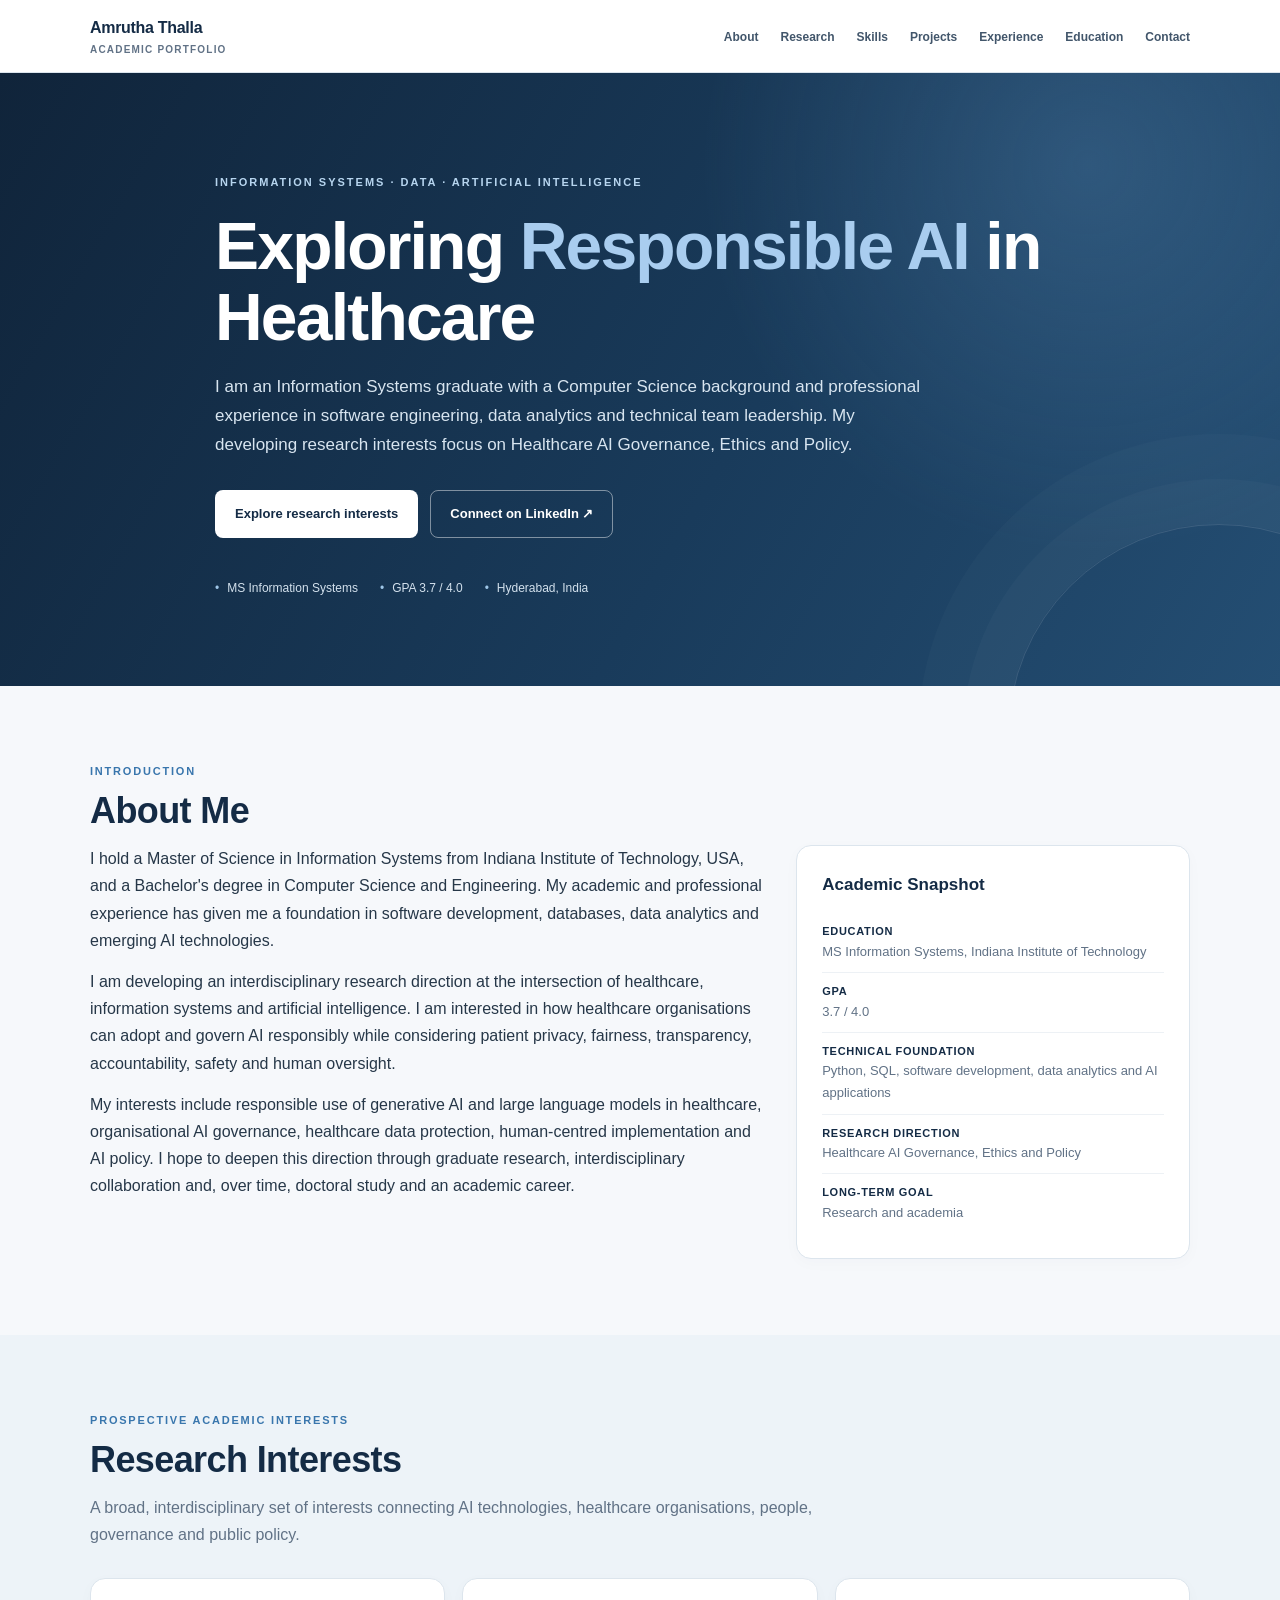
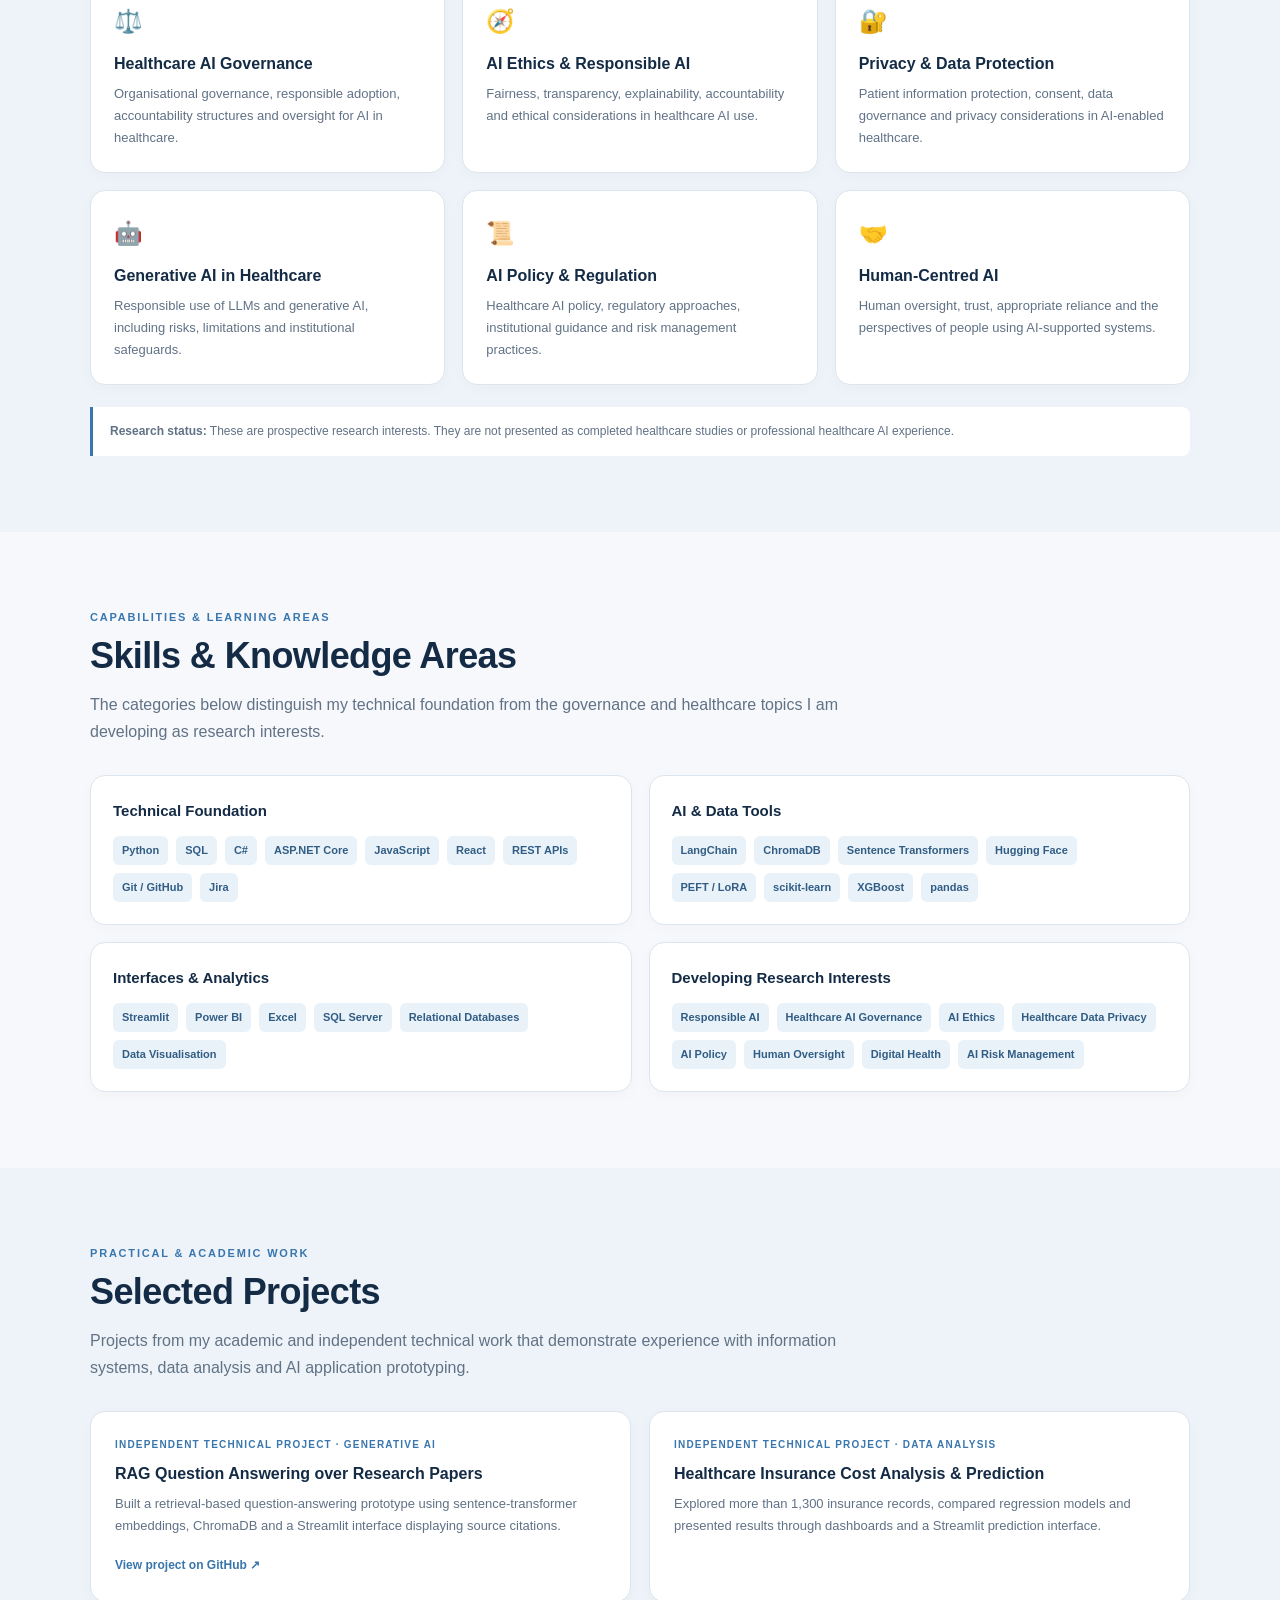
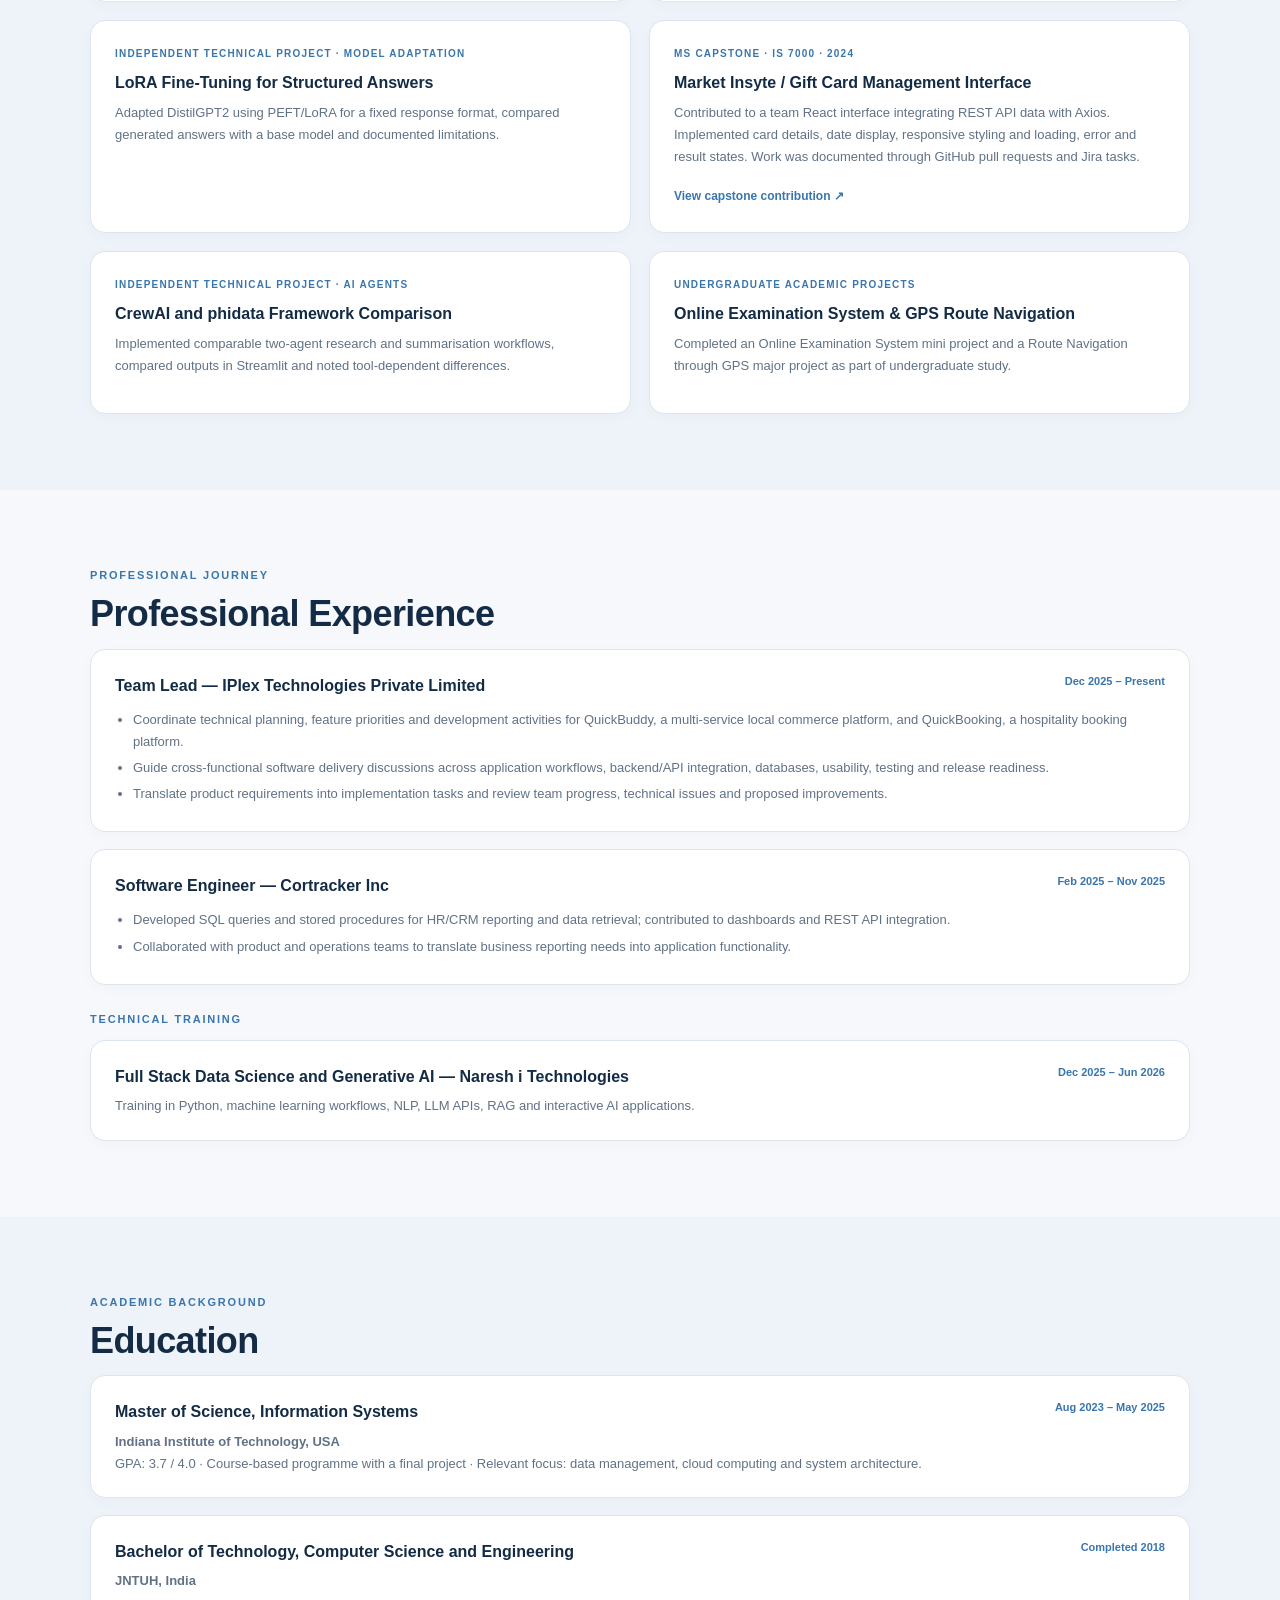
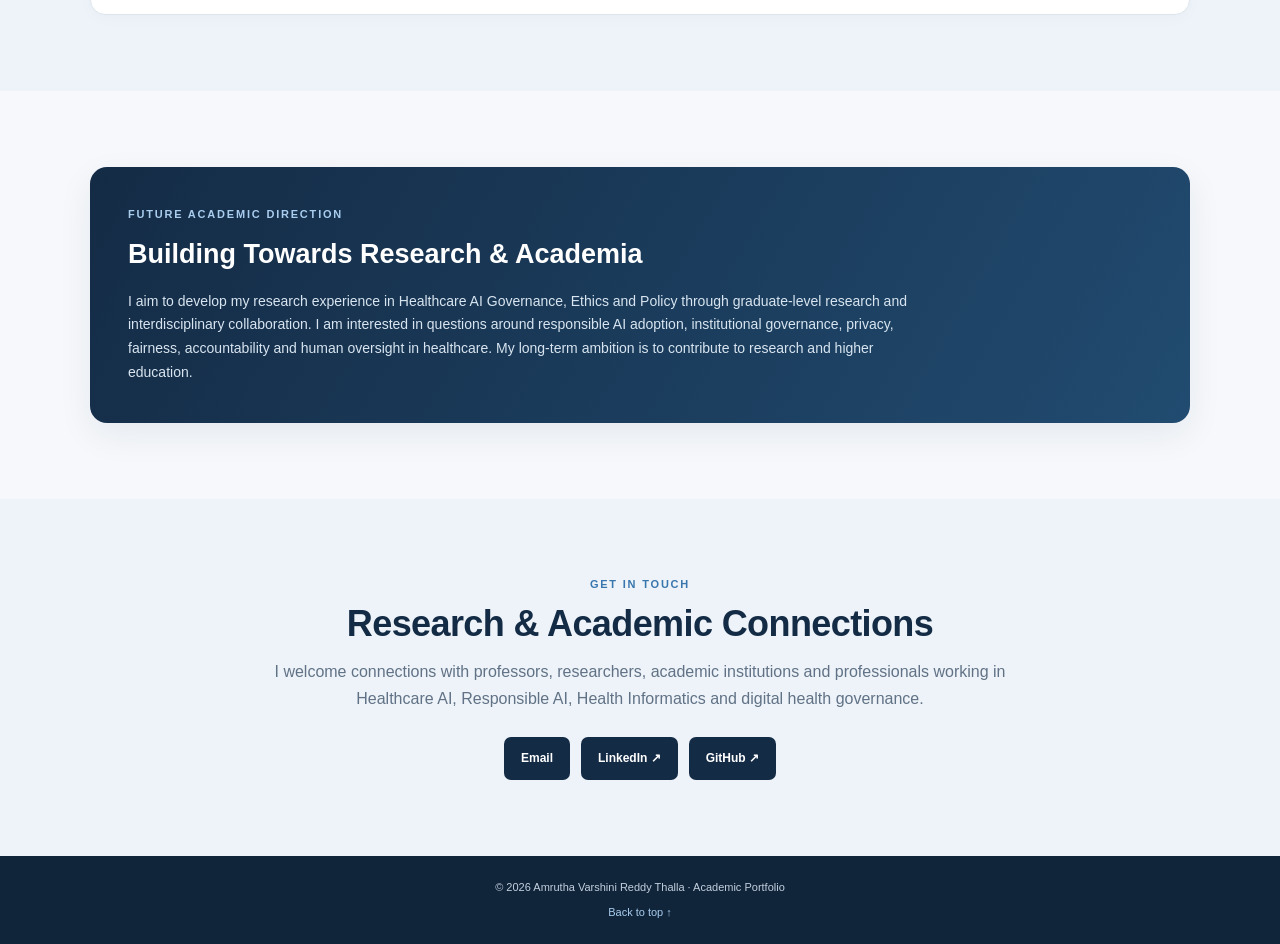
<file: index.html>
<!DOCTYPE html>
<html lang="en">
<head>
  <meta charset="UTF-8">
  <meta name="viewport" content="width=device-width, initial-scale=1.0">
  <meta name="description" content="Academic portfolio of Amrutha Varshini Reddy Thalla — Information Systems, Healthcare AI Governance, Responsible AI, Ethics and Policy.">
  <meta name="theme-color" content="#142b45">
  <title>Amrutha Varshini Reddy Thalla | Academic Portfolio</title>
  <style>
    :root {
      --navy: #142b45;
      --navy-2: #1d3d5e;
      --blue: #3976ad;
      --blue-light: #eaf2f9;
      --ink: #263748;
      --muted: #617286;
      --line: #dce5ed;
      --paper: #ffffff;
      --canvas: #f6f8fb;
      --accent: #b7d5ef;
      --radius: 15px;
      --shadow: 0 12px 35px rgba(20,43,69,.07);
    }
    * { box-sizing: border-box; margin: 0; padding: 0; }
    html { scroll-behavior: smooth; scroll-padding-top: 86px; }
    body {
      background: var(--canvas); color: var(--ink);
      font-family: Inter, "Segoe UI", Arial, sans-serif;
      line-height: 1.7; -webkit-font-smoothing: antialiased;
    }
    a { color: inherit; text-decoration: none; }
    a:focus-visible, button:focus-visible {
      outline: 3px solid #8ab8e0; outline-offset: 3px;
    }
    .container { width: min(1100px, 91%); margin: 0 auto; }
    .site-header {
      position: sticky; top: 0; z-index: 20;
      background: rgba(255,255,255,.96); backdrop-filter: blur(12px);
      border-bottom: 1px solid var(--line);
    }
    .nav {
      min-height: 72px; display: flex; align-items: center;
      justify-content: space-between; gap: 24px;
    }
    .brand { color: var(--navy); font-weight: 800; letter-spacing: -.3px; }
    .brand small { display: block; color: var(--muted); font-size: 10px; font-weight: 600; letter-spacing: 1.2px; text-transform: uppercase; }
    .nav-links { list-style: none; display: flex; align-items: center; gap: 22px; }
    .nav-links a { font-size: 12px; color: #42566b; font-weight: 700; }
    .nav-links a:hover { color: var(--blue); }
    .menu-toggle {
      display: none; border: 1px solid var(--line); background: white;
      border-radius: 8px; padding: 8px 11px; color: var(--navy); cursor: pointer;
    }
    .hero {
      color: white; overflow: hidden; position: relative;
      background: radial-gradient(circle at 85% 15%, rgba(104,157,203,.25), transparent 32%),
                  linear-gradient(120deg, #10243a 0%, #193b5b 58%, #244e73 100%);
      padding: 100px 0 88px;
    }
    .hero:after {
      content: ""; position: absolute; width: 420px; height: 420px;
      border: 1px solid rgba(255,255,255,.12); border-radius: 50%;
      right: -150px; bottom: -260px; box-shadow: 0 0 0 45px rgba(255,255,255,.025), 0 0 0 90px rgba(255,255,255,.02);
    }
    .hero-inner { max-width: 850px; position: relative; z-index: 1; }
    .eyebrow {
      color: #b7d5ef; text-transform: uppercase; letter-spacing: 2px;
      font-size: 11px; font-weight: 800;
    }
    h1 {
      font-size: clamp(38px, 6vw, 66px); line-height: 1.08;
      letter-spacing: -1.8px; margin: 19px 0 20px; max-width: 850px;
    }
    h1 span { color: #a9cdef; }
    .hero-copy { max-width: 720px; color: #d8e5f0; font-size: 17px; }
    .hero-actions { display: flex; flex-wrap: wrap; gap: 12px; margin-top: 30px; }
    .button {
      display: inline-flex; align-items: center; justify-content: center;
      padding: 12px 19px; border-radius: 8px; font-size: 13px;
      font-weight: 800; transition: .2s ease; border: 1px solid transparent;
    }
    .button:hover { transform: translateY(-2px); }
    .button-light { background: white; color: var(--navy); }
    .button-ghost { color: white; border-color: rgba(255,255,255,.45); }
    .hero-meta { display: flex; flex-wrap: wrap; gap: 22px; margin-top: 40px; color: #d3e1ed; font-size: 12px; }
    .hero-meta span:before { content: "•"; color: #9ec6e8; margin-right: 8px; }
    section { padding: 76px 0; }
    .section-kicker { color: var(--blue); font-size: 11px; letter-spacing: 1.8px; font-weight: 800; text-transform: uppercase; }
    .section-title { color: var(--navy); font-size: clamp(27px, 4vw, 36px); line-height: 1.2; letter-spacing: -.6px; margin: 8px 0 13px; }
    .section-intro { color: var(--muted); max-width: 760px; margin-bottom: 30px; }
    .about-grid { display: grid; grid-template-columns: 1.55fr .9fr; gap: 28px; align-items: start; }
    .prose p { margin-bottom: 14px; }
    .profile-card, .card, .skill-panel, .timeline-card, .project-card {
      background: var(--paper); border: 1px solid var(--line); border-radius: var(--radius);
      box-shadow: 0 4px 16px rgba(20,43,69,.025);
    }
    .profile-card { padding: 25px; }
    .profile-card h3 { color: var(--navy); font-size: 17px; margin-bottom: 13px; }
    .profile-row { padding: 9px 0; border-bottom: 1px solid #edf1f5; font-size: 13px; }
    .profile-row:last-child { border: 0; }
    .profile-row strong { display: block; color: var(--navy); font-size: 11px; text-transform: uppercase; letter-spacing: .7px; }
    .profile-row span { color: var(--muted); }
    .soft { background: #edf3f8; }
    .grid-3 { display: grid; grid-template-columns: repeat(3, 1fr); gap: 17px; }
    .card { padding: 23px; transition: .2s ease; }
    .card:hover, .project-card:hover { transform: translateY(-3px); box-shadow: var(--shadow); border-color: #b9cfe2; }
    .card-icon { font-size: 23px; margin-bottom: 12px; }
    .card h3, .project-card h3 { color: var(--navy); font-size: 16px; line-height: 1.35; margin-bottom: 8px; }
    .card p, .project-card p { color: var(--muted); font-size: 13px; }
    .note {
      margin-top: 22px; border-left: 3px solid var(--blue);
      background: white; padding: 14px 17px; border-radius: 0 8px 8px 0;
      color: var(--muted); font-size: 12px;
    }
    .skills-grid { display: grid; grid-template-columns: repeat(2, 1fr); gap: 17px; }
    .skill-panel { padding: 22px; }
    .skill-panel h3 { color: var(--navy); font-size: 15px; margin-bottom: 13px; }
    .tags { display: flex; flex-wrap: wrap; gap: 8px; }
    .tag { background: var(--blue-light); color: #315d84; border-radius: 6px; padding: 5px 9px; font-size: 11px; font-weight: 700; }
    .project-grid { display: grid; grid-template-columns: repeat(2, 1fr); gap: 18px; }
    .project-card { padding: 24px; transition: .2s ease; }
    .project-type { color: var(--blue); text-transform: uppercase; letter-spacing: 1.2px; font-size: 10px; font-weight: 800; margin-bottom: 10px; }
    .project-card p { margin-bottom: 12px; }
    .text-link { color: var(--blue); font-size: 12px; font-weight: 800; display: inline-block; margin-top: 6px; }
    .text-link:hover { text-decoration: underline; }
    .timeline { display: grid; gap: 17px; }
    .timeline-card { padding: 22px 24px; }
    .timeline-top { display: flex; justify-content: space-between; gap: 15px; flex-wrap: wrap; }
    .timeline-card h3 { color: var(--navy); font-size: 16px; }
    .timeline-meta { color: var(--blue); font-size: 11px; font-weight: 800; }
    .timeline-card ul { padding-left: 18px; margin-top: 10px; color: var(--muted); font-size: 13px; }
    .timeline-card li { margin: 4px 0; }
    .education-detail { color: var(--muted); font-size: 13px; margin-top: 5px; }
    .future-panel {
      background: linear-gradient(120deg, #142b45, #214b70); color: white;
      border-radius: 17px; padding: 38px; box-shadow: var(--shadow);
    }
    .future-panel .section-kicker { color: #a9cdef; }
    .future-panel h2 { font-size: 27px; margin: 8px 0 12px; }
    .future-panel p { max-width: 800px; color: #d8e5f0; font-size: 14px; }
    .contact { text-align: center; background: #edf3f8; }
    .contact .section-intro { margin: 0 auto 25px; }
    .contact-links { display: flex; flex-wrap: wrap; justify-content: center; gap: 11px; }
    .contact-links a { background: var(--navy); color: white; padding: 11px 17px; border-radius: 7px; font-size: 12px; font-weight: 800; }
    .contact-links a:hover { background: var(--blue); }
    footer { background: #10243a; color: #c2d0de; text-align: center; padding: 22px 10px; font-size: 11px; }
    .back-top { display: inline-block; margin-top: 7px; color: #a9cdef; }
    @media (max-width: 820px) {
      .nav-links { gap: 13px; }
      .nav-links a { font-size: 11px; }
      .about-grid { grid-template-columns: 1fr; }
      .grid-3 { grid-template-columns: repeat(2, 1fr); }
    }
    @media (max-width: 650px) {
      .nav { min-height: 65px; }
      .menu-toggle { display: block; }
      .nav-links {
        display: none; position: absolute; top: 65px; left: 0; right: 0;
        background: white; padding: 17px 5%; border-bottom: 1px solid var(--line);
        flex-direction: column; align-items: flex-start; gap: 13px;
      }
      .nav-links.open { display: flex; }
      .hero { padding: 75px 0 68px; }
      .hero-copy { font-size: 15px; }
      section { padding: 57px 0; }
      .grid-3, .skills-grid, .project-grid { grid-template-columns: 1fr; }
      .future-panel { padding: 27px 23px; }
      .hero-meta { gap: 10px 17px; }
    }
    @media print {
      .site-header, .hero-actions, .contact-links, .back-top { display: none !important; }
      body { background: white; }
      .hero { padding: 30px 0; print-color-adjust: exact; }
      section { padding: 25px 0; break-inside: avoid; }
      .card, .project-card, .profile-card, .timeline-card { box-shadow: none; break-inside: avoid; }
    }
  </style>
</head>
<body>
<header class="site-header">
  <nav class="container nav" aria-label="Main navigation">
    <a class="brand" href="#home">Amrutha Thalla<small>Academic Portfolio</small></a>
    <button class="menu-toggle" id="menuToggle" aria-label="Open navigation" aria-expanded="false">Menu ☰</button>
    <ul class="nav-links" id="navLinks">
      <li><a href="#about">About</a></li>
      <li><a href="#research">Research</a></li>
      <li><a href="#skills">Skills</a></li>
      <li><a href="#projects">Projects</a></li>
      <li><a href="#experience">Experience</a></li>
      <li><a href="#education">Education</a></li>
      <li><a href="#contact">Contact</a></li>
    </ul>
  </nav>
</header>

<main id="home">
  <section class="hero">
    <div class="container hero-inner">
      <div class="eyebrow">Information Systems · Data · Artificial Intelligence</div>
      <h1>Exploring <span>Responsible AI</span> in Healthcare</h1>
      <p class="hero-copy">
        I am an Information Systems graduate with a Computer Science background and professional experience in software engineering, data analytics and technical team leadership. My developing research interests focus on Healthcare AI Governance, Ethics and Policy.
      </p>
      <div class="hero-actions">
        <a class="button button-light" href="#research">Explore research interests</a>
        <a class="button button-ghost" href="https://www.linkedin.com/in/amrutha-varshini-thalla/" target="_blank" rel="noopener">Connect on LinkedIn ↗</a>
      </div>
      <div class="hero-meta">
        <span>MS Information Systems</span>
        <span>GPA 3.7 / 4.0</span>
        <span>Hyderabad, India</span>
      </div>
    </div>
  </section>

  <section id="about">
    <div class="container">
      <div class="section-kicker">Introduction</div>
      <h2 class="section-title">About Me</h2>
      <div class="about-grid">
        <div class="prose">
          <p>I hold a Master of Science in Information Systems from Indiana Institute of Technology, USA, and a Bachelor's degree in Computer Science and Engineering. My academic and professional experience has given me a foundation in software development, databases, data analytics and emerging AI technologies.</p>
          <p>I am developing an interdisciplinary research direction at the intersection of healthcare, information systems and artificial intelligence. I am interested in how healthcare organisations can adopt and govern AI responsibly while considering patient privacy, fairness, transparency, accountability, safety and human oversight.</p>
          <p>My interests include responsible use of generative AI and large language models in healthcare, organisational AI governance, healthcare data protection, human-centred implementation and AI policy. I hope to deepen this direction through graduate research, interdisciplinary collaboration and, over time, doctoral study and an academic career.</p>
        </div>
        <aside class="profile-card">
          <h3>Academic Snapshot</h3>
          <div class="profile-row"><strong>Education</strong><span>MS Information Systems, Indiana Institute of Technology</span></div>
          <div class="profile-row"><strong>GPA</strong><span>3.7 / 4.0</span></div>
          <div class="profile-row"><strong>Technical foundation</strong><span>Python, SQL, software development, data analytics and AI applications</span></div>
          <div class="profile-row"><strong>Research direction</strong><span>Healthcare AI Governance, Ethics and Policy</span></div>
          <div class="profile-row"><strong>Long-term goal</strong><span>Research and academia</span></div>
        </aside>
      </div>
    </div>
  </section>

  <section class="soft" id="research">
    <div class="container">
      <div class="section-kicker">Prospective Academic Interests</div>
      <h2 class="section-title">Research Interests</h2>
      <p class="section-intro">A broad, interdisciplinary set of interests connecting AI technologies, healthcare organisations, people, governance and public policy.</p>
      <div class="grid-3">
        <article class="card"><div class="card-icon">⚖️</div><h3>Healthcare AI Governance</h3><p>Organisational governance, responsible adoption, accountability structures and oversight for AI in healthcare.</p></article>
        <article class="card"><div class="card-icon">🧭</div><h3>AI Ethics & Responsible AI</h3><p>Fairness, transparency, explainability, accountability and ethical considerations in healthcare AI use.</p></article>
        <article class="card"><div class="card-icon">🔐</div><h3>Privacy & Data Protection</h3><p>Patient information protection, consent, data governance and privacy considerations in AI-enabled healthcare.</p></article>
        <article class="card"><div class="card-icon">🤖</div><h3>Generative AI in Healthcare</h3><p>Responsible use of LLMs and generative AI, including risks, limitations and institutional safeguards.</p></article>
        <article class="card"><div class="card-icon">📜</div><h3>AI Policy & Regulation</h3><p>Healthcare AI policy, regulatory approaches, institutional guidance and risk management practices.</p></article>
        <article class="card"><div class="card-icon">🤝</div><h3>Human-Centred AI</h3><p>Human oversight, trust, appropriate reliance and the perspectives of people using AI-supported systems.</p></article>
      </div>
      <div class="note"><strong>Research status:</strong> These are prospective research interests. They are not presented as completed healthcare studies or professional healthcare AI experience.</div>
    </div>
  </section>

  <section id="skills">
    <div class="container">
      <div class="section-kicker">Capabilities & Learning Areas</div>
      <h2 class="section-title">Skills & Knowledge Areas</h2>
      <p class="section-intro">The categories below distinguish my technical foundation from the governance and healthcare topics I am developing as research interests.</p>
      <div class="skills-grid">
        <div class="skill-panel">
          <h3>Technical Foundation</h3>
          <div class="tags">
            <span class="tag">Python</span><span class="tag">SQL</span><span class="tag">C#</span><span class="tag">ASP.NET Core</span><span class="tag">JavaScript</span><span class="tag">React</span><span class="tag">REST APIs</span><span class="tag">Git / GitHub</span><span class="tag">Jira</span>
          </div>
        </div>
        <div class="skill-panel">
          <h3>AI & Data Tools</h3>
          <div class="tags">
            <span class="tag">LangChain</span><span class="tag">ChromaDB</span><span class="tag">Sentence Transformers</span><span class="tag">Hugging Face</span><span class="tag">PEFT / LoRA</span><span class="tag">scikit-learn</span><span class="tag">XGBoost</span><span class="tag">pandas</span>
          </div>
        </div>
        <div class="skill-panel">
          <h3>Interfaces & Analytics</h3>
          <div class="tags">
            <span class="tag">Streamlit</span><span class="tag">Power BI</span><span class="tag">Excel</span><span class="tag">SQL Server</span><span class="tag">Relational Databases</span><span class="tag">Data Visualisation</span>
          </div>
        </div>
        <div class="skill-panel">
          <h3>Developing Research Interests</h3>
          <div class="tags">
            <span class="tag">Responsible AI</span><span class="tag">Healthcare AI Governance</span><span class="tag">AI Ethics</span><span class="tag">Healthcare Data Privacy</span><span class="tag">AI Policy</span><span class="tag">Human Oversight</span><span class="tag">Digital Health</span><span class="tag">AI Risk Management</span>
          </div>
        </div>
      </div>
    </div>
  </section>

  <section class="soft" id="projects">
    <div class="container">
      <div class="section-kicker">Practical & Academic Work</div>
      <h2 class="section-title">Selected Projects</h2>
      <p class="section-intro">Projects from my academic and independent technical work that demonstrate experience with information systems, data analysis and AI application prototyping.</p>
      <div class="project-grid">
        <article class="project-card">
          <div class="project-type">Independent technical project · Generative AI</div>
          <h3>RAG Question Answering over Research Papers</h3>
          <p>Built a retrieval-based question-answering prototype using sentence-transformer embeddings, ChromaDB and a Streamlit interface displaying source citations.</p>
          <a class="text-link" href="https://github.com/amruthathalla/rag-papers-qa" target="_blank" rel="noopener">View project on GitHub ↗</a>
        </article>
        <article class="project-card">
          <div class="project-type">Independent technical project · Data analysis</div>
          <h3>Healthcare Insurance Cost Analysis & Prediction</h3>
          <p>Explored more than 1,300 insurance records, compared regression models and presented results through dashboards and a Streamlit prediction interface.</p>
        </article>
        <article class="project-card">
          <div class="project-type">Independent technical project · Model adaptation</div>
          <h3>LoRA Fine-Tuning for Structured Answers</h3>
          <p>Adapted DistilGPT2 using PEFT/LoRA for a fixed response format, compared generated answers with a base model and documented limitations.</p>
        </article>
        <article class="project-card">
          <div class="project-type">MS capstone · IS 7000 · 2024</div>
          <h3>Market Insyte / Gift Card Management Interface</h3>
          <p>Contributed to a team React interface integrating REST API data with Axios. Implemented card details, date display, responsive styling and loading, error and result states. Work was documented through GitHub pull requests and Jira tasks.</p>
          <a class="text-link" href="https://github.com/davidlislc/IS7000Fall2024/pull/146" target="_blank" rel="noopener">View capstone contribution ↗</a>
        </article>
        <article class="project-card">
          <div class="project-type">Independent technical project · AI agents</div>
          <h3>CrewAI and phidata Framework Comparison</h3>
          <p>Implemented comparable two-agent research and summarisation workflows, compared outputs in Streamlit and noted tool-dependent differences.</p>
        </article>
        <article class="project-card">
          <div class="project-type">Undergraduate academic projects</div>
          <h3>Online Examination System & GPS Route Navigation</h3>
          <p>Completed an Online Examination System mini project and a Route Navigation through GPS major project as part of undergraduate study.</p>
        </article>
      </div>
    </div>
  </section>

  <section id="experience">
    <div class="container">
      <div class="section-kicker">Professional Journey</div>
      <h2 class="section-title">Professional Experience</h2>
      <div class="timeline">
        <article class="timeline-card">
          <div class="timeline-top"><h3>Team Lead — IPlex Technologies Private Limited</h3><span class="timeline-meta">Dec 2025 – Present</span></div>
          <ul>
            <li>Coordinate technical planning, feature priorities and development activities for QuickBuddy, a multi-service local commerce platform, and QuickBooking, a hospitality booking platform.</li>
            <li>Guide cross-functional software delivery discussions across application workflows, backend/API integration, databases, usability, testing and release readiness.</li>
            <li>Translate product requirements into implementation tasks and review team progress, technical issues and proposed improvements.</li>
          </ul>
        </article>
        <article class="timeline-card">
          <div class="timeline-top"><h3>Software Engineer — Cortracker Inc</h3><span class="timeline-meta">Feb 2025 – Nov 2025</span></div>
          <ul>
            <li>Developed SQL queries and stored procedures for HR/CRM reporting and data retrieval; contributed to dashboards and REST API integration.</li>
            <li>Collaborated with product and operations teams to translate business reporting needs into application functionality.</li>
          </ul>
        </article>
      </div>
      <div style="height:25px"></div>
      <div class="section-kicker">Technical Training</div>
      <article class="timeline-card" style="margin-top:12px">
        <div class="timeline-top"><h3>Full Stack Data Science and Generative AI — Naresh i Technologies</h3><span class="timeline-meta">Dec 2025 – Jun 2026</span></div>
        <p class="education-detail">Training in Python, machine learning workflows, NLP, LLM APIs, RAG and interactive AI applications.</p>
      </article>
    </div>
  </section>

  <section class="soft" id="education">
    <div class="container">
      <div class="section-kicker">Academic Background</div>
      <h2 class="section-title">Education</h2>
      <div class="timeline">
        <article class="timeline-card">
          <div class="timeline-top"><h3>Master of Science, Information Systems</h3><span class="timeline-meta">Aug 2023 – May 2025</span></div>
          <p class="education-detail"><strong>Indiana Institute of Technology, USA</strong><br>GPA: 3.7 / 4.0 · Course-based programme with a final project · Relevant focus: data management, cloud computing and system architecture.</p>
        </article>
        <article class="timeline-card">
          <div class="timeline-top"><h3>Bachelor of Technology, Computer Science and Engineering</h3><span class="timeline-meta">Completed 2018</span></div>
          <p class="education-detail"><strong>JNTUH, India</strong></p>
        </article>
      </div>
    </div>
  </section>

  <section>
    <div class="container">
      <div class="future-panel">
        <div class="section-kicker">Future Academic Direction</div>
        <h2>Building Towards Research & Academia</h2>
        <p>I aim to develop my research experience in Healthcare AI Governance, Ethics and Policy through graduate-level research and interdisciplinary collaboration. I am interested in questions around responsible AI adoption, institutional governance, privacy, fairness, accountability and human oversight in healthcare. My long-term ambition is to contribute to research and higher education.</p>
      </div>
    </div>
  </section>

  <section class="contact" id="contact">
    <div class="container">
      <div class="section-kicker">Get in Touch</div>
      <h2 class="section-title">Research & Academic Connections</h2>
      <p class="section-intro">I welcome connections with professors, researchers, academic institutions and professionals working in Healthcare AI, Responsible AI, Health Informatics and digital health governance.</p>
      <div class="contact-links">
        <a href="mailto:thallaamrutha5@gmail.com">Email</a>
        <a href="https://www.linkedin.com/in/amrutha-varshini-thalla/" target="_blank" rel="noopener">LinkedIn ↗</a>
        <a href="https://github.com/amruthathalla" target="_blank" rel="noopener">GitHub ↗</a>
      </div>
    </div>
  </section>
</main>

<footer>
  <p>© <span id="year"></span> Amrutha Varshini Reddy Thalla · Academic Portfolio</p>
  <a class="back-top" href="#home">Back to top ↑</a>
</footer>

<script>
  document.getElementById("year").textContent = new Date().getFullYear();
  const menuToggle = document.getElementById("menuToggle");
  const navLinks = document.getElementById("navLinks");
  menuToggle.addEventListener("click", () => {
    const isOpen = navLinks.classList.toggle("open");
    menuToggle.setAttribute("aria-expanded", String(isOpen));
    menuToggle.textContent = isOpen ? "Close ✕" : "Menu ☰";
  });
  navLinks.querySelectorAll("a").forEach(link => {
    link.addEventListener("click", () => {
      navLinks.classList.remove("open");
      menuToggle.setAttribute("aria-expanded", "false");
      menuToggle.textContent = "Menu ☰";
    });
  });
</script>
</body>
</html>
</file>
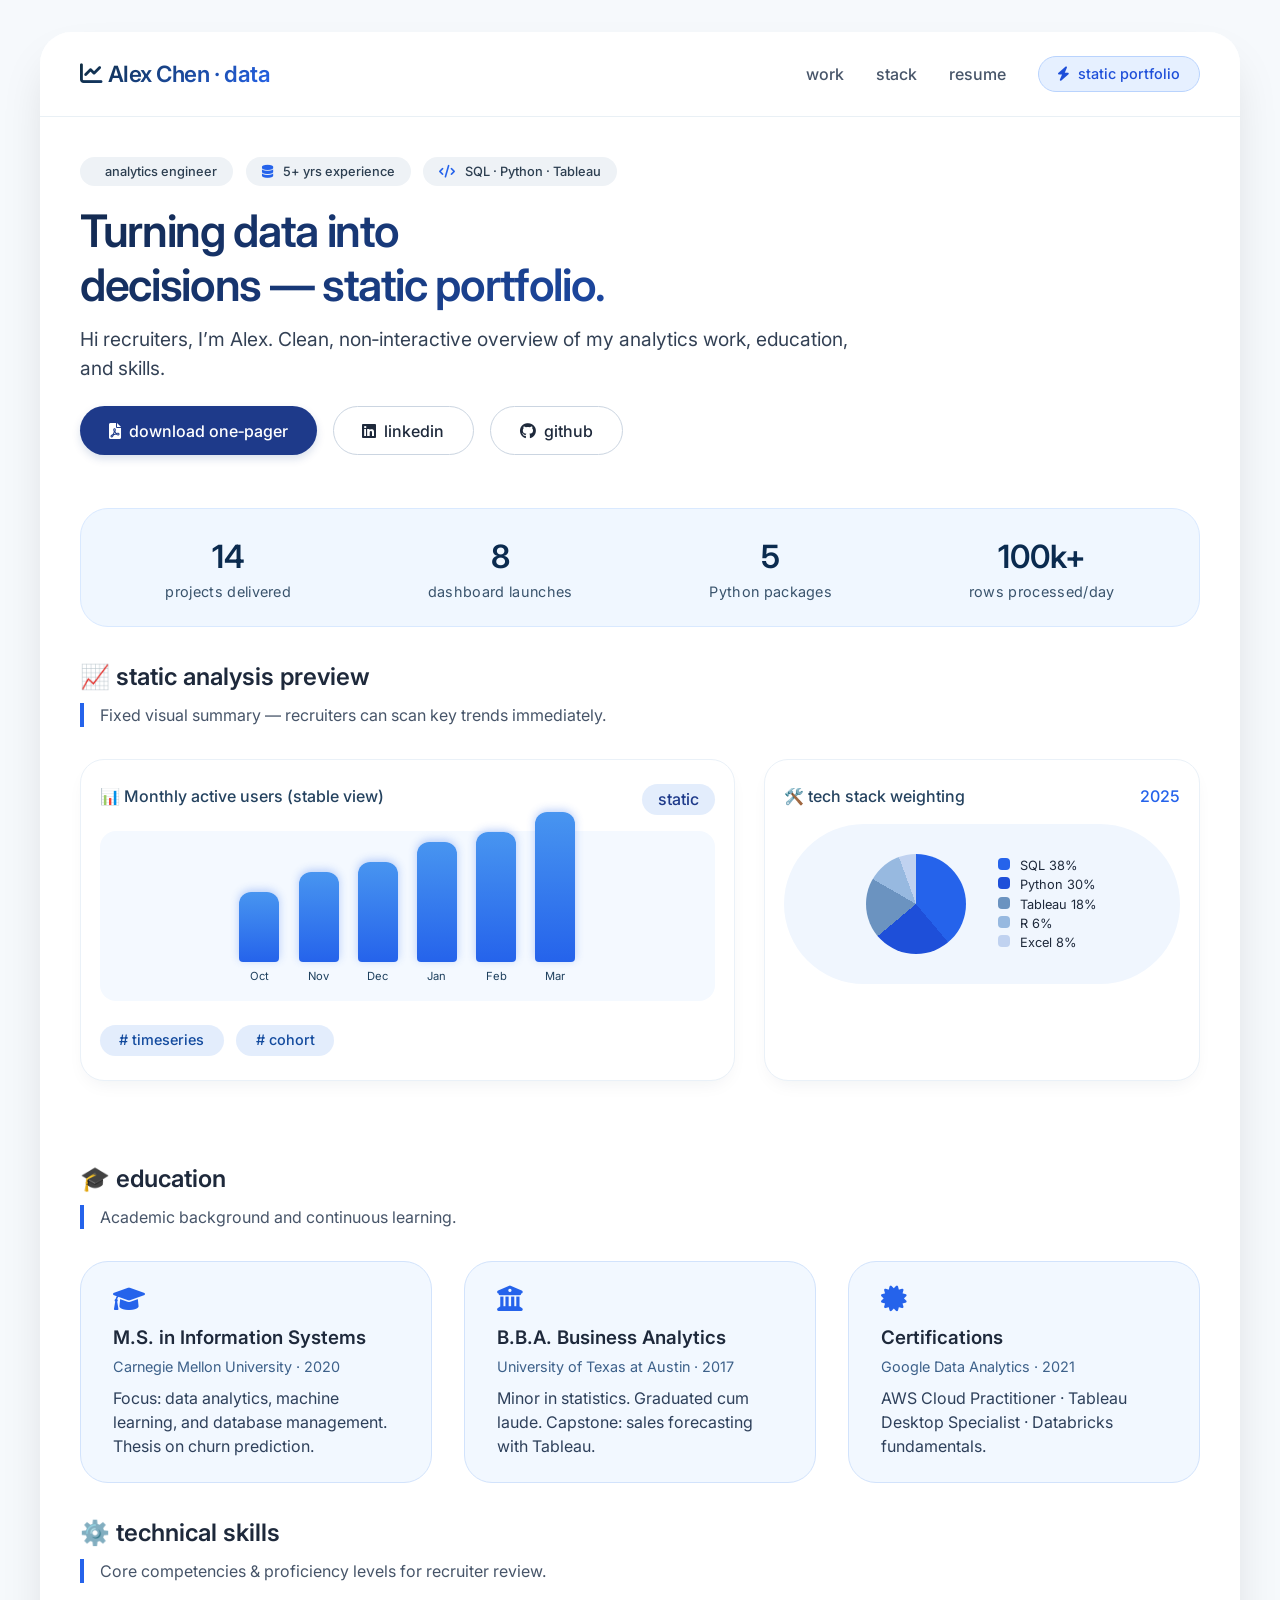
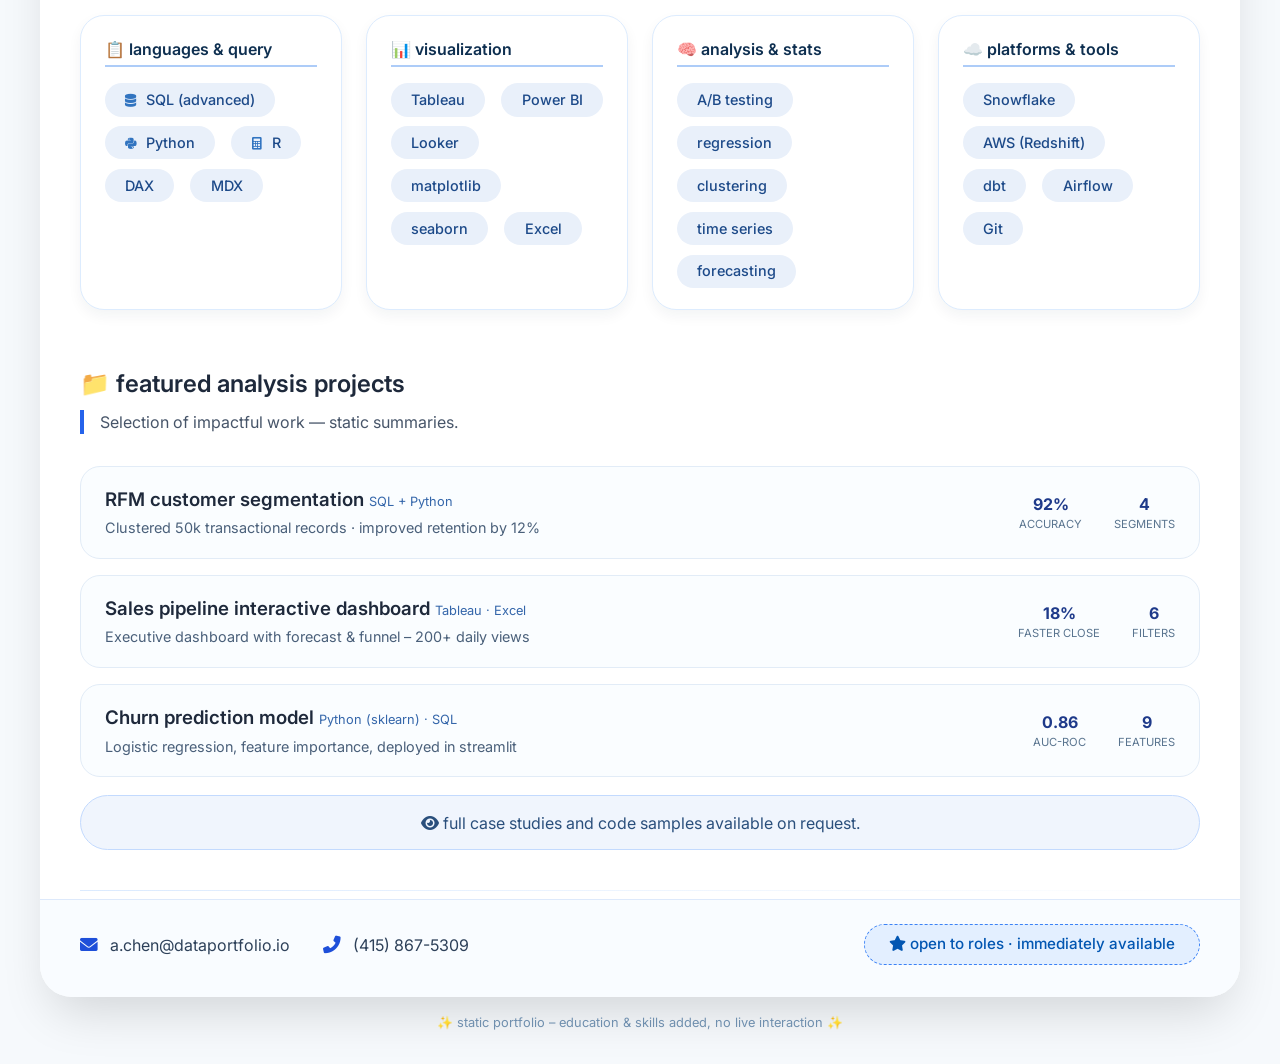
<file: portfolio/index.html>
<!DOCTYPE html>
<html lang="en">
<head>
    <meta charset="UTF-8">
    <meta name="viewport" content="width=device-width, initial-scale=1.0">
    <title>Alex Chen · data analyst portfolio (static)</title>
    <!-- Fonts & Icons -->
    <link rel="preconnect" href="https://fonts.googleapis.com">
    <link rel="preconnect" href="https://fonts.gstatic.com" crossorigin>
    <link href="https://fonts.googleapis.com/css2?family=Inter:opsz,wght@14..32,300..600&display=swap" rel="stylesheet">
    <link rel="stylesheet" href="https://cdnjs.cloudflare.com/ajax/libs/font-awesome/6.0.0-beta3/css/all.min.css">
    <style>
        * {
            margin: 0;
            padding: 0;
            box-sizing: border-box;
        }

        body {
            background: #f6f9fc;
            font-family: "Inter", sans-serif;
            color: #1e293b;
            line-height: 1.5;
            padding: 2rem 1.5rem;
        }

        .container {
            max-width: 1200px;
            margin: 0 auto;
            background: white;
            border-radius: 2rem;
            box-shadow: 0 25px 50px -12px rgba(0,0,0,0.15);
            overflow: hidden;
        }

        /* header / nav */
        .navbar {
            display: flex;
            justify-content: space-between;
            align-items: center;
            padding: 1.5rem 2.5rem;
            background: white;
            border-bottom: 1px solid #e9f0f5;
        }

        .logo {
            font-weight: 600;
            font-size: 1.4rem;
            letter-spacing: -0.02em;
            background: linear-gradient(135deg, #0f2b3d, #2563eb);
            -webkit-background-clip: text;
            -webkit-text-fill-color: transparent;
            background-clip: text;
        }

        .nav-links {
            display: flex;
            gap: 2rem;
            align-items: center;
        }

        .nav-links a {
            text-decoration: none;
            color: #475569;
            font-weight: 500;
            font-size: 1rem;
            transition: color 0.2s;
        }

        .nav-links a:hover {
            color: #2563eb;
        }

        .recruiter-badge {
            background: #e6f0ff;
            padding: 0.4rem 1.2rem;
            border-radius: 40px;
            font-size: 0.9rem;
            font-weight: 500;
            color: #1e4fd9;
            border: 1px solid #b9d3fd;
        }

        .recruiter-badge i {
            margin-right: 0.3rem;
        }

        /* main intro */
        .hero {
            padding: 2.5rem 2.5rem 1.5rem 2.5rem;
            background: #ffffff;
        }

        .badge-row {
            display: flex;
            gap: 0.8rem;
            flex-wrap: wrap;
            margin-bottom: 1.2rem;
        }

        .pill {
            background: #eef2f6;
            padding: 0.3rem 1rem;
            border-radius: 30px;
            font-size: 0.8rem;
            font-weight: 500;
            color: #2c3e50;
        }

        .pill i {
            margin-right: 0.4rem;
            color: #2563eb;
        }

        h1 {
            font-size: 2.8rem;
            font-weight: 600;
            letter-spacing: -0.03em;
            line-height: 1.2;
            margin-bottom: 0.75rem;
            background: linear-gradient(145deg, #13294e, #2563eb);
            -webkit-background-clip: text;
            -webkit-text-fill-color: transparent;
            background-clip: text;
        }

        .subhead {
            font-size: 1.2rem;
            color: #334155;
            max-width: 70%;
            margin-bottom: 1.5rem;
        }

        .cta-buttons {
            display: flex;
            gap: 1rem;
            flex-wrap: wrap;
        }

        .btn {
            padding: 0.7rem 1.8rem;
            border-radius: 40px;
            font-weight: 500;
            border: none;
            cursor: pointer;
            font-size: 1rem;
            transition: 0.15s;
            display: inline-flex;
            align-items: center;
            gap: 0.5rem;
            text-decoration: none;
        }

        .btn-primary {
            background: #1e3a8a;
            color: white;
            box-shadow: 0 4px 8px rgba(0,55,130,0.15);
        }

        .btn-primary:hover {
            background: #2563eb;
        }

        .btn-outline {
            background: white;
            color: #1e293b;
            border: 1px solid #cbd5e1;
        }

        .btn-outline:hover {
            border-color: #2563eb;
            background: #f8fafc;
        }

        /* metrics strip */
        .metric-strip {
            display: flex;
            flex-wrap: wrap;
            gap: 2rem;
            background: #f0f7ff;
            margin: 1.8rem 2.5rem 0 2.5rem;
            padding: 1.5rem 2rem;
            border-radius: 28px;
            justify-content: space-around;
            border: 1px solid #d9e9ff;
        }

        .metric-item {
            text-align: center;
        }

        .metric-number {
            font-size: 2rem;
            font-weight: 600;
            color: #0b2b4f;
        }

        .metric-label {
            font-size: 0.9rem;
            color: #3a546d;
            letter-spacing: 0.02rem;
        }

        /* dashboard area (static charts) */
        .dashboard {
            padding: 2rem 2.5rem;
        }

        .section-title {
            font-size: 1.5rem;
            font-weight: 600;
            margin-bottom: 0.5rem;
        }

        .section-desc {
            color: #475569;
            margin-bottom: 2rem;
            border-left: 4px solid #2563eb;
            padding-left: 1rem;
        }

        .chart-grid {
            display: grid;
            grid-template-columns: 1.2fr 0.8fr;
            gap: 1.8rem;
            margin-bottom: 2rem;
        }

        .chart-card {
            background: #ffffff;
            border-radius: 24px;
            padding: 1.5rem 1.2rem 1rem 1.2rem;
            box-shadow: 0 8px 20px -8px rgba(0,34,64,0.08);
            border: 1px solid #eaf1f8;
        }

        .chart-header {
            display: flex;
            justify-content: space-between;
            margin-bottom: 1rem;
            font-weight: 500;
            color: #24425f;
        }

        .static-chart-placeholder {
            background: #f4f9ff;
            border-radius: 16px;
            padding: 1rem;
            display: flex;
            align-items: flex-end;
            justify-content: center;
            gap: 1.2rem;
            height: 170px;
        }

        .bar {
            width: 40px;
            background: linear-gradient(0deg, #2563eb, #4895f0);
            border-radius: 12px 12px 4px 4px;
            transition: height 0.2s;
            box-shadow: 0 -2px 8px rgba(37,99,235,0.3);
        }

        .bar-label {
            text-align: center;
            font-size: 0.7rem;
            margin-top: 6px;
            color: #1e405e;
        }

        .doughnut-static {
            display: flex;
            justify-content: center;
            align-items: center;
            height: 160px;
            gap: 2rem;
            background: #f0f6fe;
            border-radius: 100px;
            padding: 1rem;
        }

        .legend-color {
            display: inline-block;
            width: 12px;
            height: 12px;
            border-radius: 4px;
            margin-right: 6px;
        }

        .tool-list {
            display: flex;
            flex-wrap: wrap;
            gap: 0.8rem;
            margin: 1.5rem 0 0.5rem;
        }

        .tool-tag {
            background: #e3edfc;
            padding: 0.3rem 1.2rem;
            border-radius: 40px;
            font-size: 0.9rem;
            color: #134b9e;
            font-weight: 500;
        }

        /* NEW: EDUCATION SECTION */
        .education-section {
            padding: 1rem 2.5rem 1.5rem 2.5rem;
        }

        .edu-grid {
            display: flex;
            flex-wrap: wrap;
            gap: 2rem;
            margin-top: 1.5rem;
        }

        .edu-card {
            background: #f2f8ff;
            border-radius: 28px;
            padding: 1.5rem 2rem;
            flex: 1 1 240px;
            border: 1px solid #d2e3fc;
        }

        .edu-card i {
            color: #2563eb;
            font-size: 1.6rem;
            margin-bottom: 0.8rem;
        }

        .edu-card h3 {
            font-weight: 600;
            margin-bottom: 0.25rem;
        }

        .edu-card .meta {
            color: #3d618a;
            font-size: 0.9rem;
            margin: 0.25rem 0 0.5rem;
        }

        .edu-card p {
            color: #2e405b;
        }

        /* NEW: SKILLS SECTION (detailed) */
        .skills-section {
            padding: 0.5rem 2.5rem 2rem 2.5rem;
        }

        .skills-matrix {
            display: grid;
            grid-template-columns: repeat(auto-fit, minmax(220px, 1fr));
            gap: 1.5rem;
            margin: 1.8rem 0 0.5rem;
        }

        .skill-category {
            background: #ffffff;
            border-radius: 24px;
            padding: 1.3rem 1.5rem;
            box-shadow: 0 6px 14px rgba(0, 30, 60, 0.05);
            border: 1px solid #ddecfe;
        }

        .skill-category h4 {
            color: #0e2f50;
            margin-bottom: 1rem;
            border-bottom: 2px solid #adccf8;
            padding-bottom: 0.3rem;
            font-weight: 600;
        }

        .skill-items {
            display: flex;
            flex-wrap: wrap;
            gap: 0.6rem 1rem;
        }

        .skill-chip {
            background: #e9f0fa;
            border-radius: 40px;
            padding: 0.3rem 1.2rem;
            font-size: 0.9rem;
            color: #1d4a89;
            font-weight: 500;
            border: 1px solid transparent;
        }

        .skill-chip i {
            margin-right: 6px;
            font-size: 0.8rem;
            color: #3174c0;
        }

        /* projects static (no live message) */
        .projects {
            padding: 1rem 2.5rem 2rem 2.5rem;
        }

        .project-row {
            display: flex;
            justify-content: space-between;
            align-items: center;
            padding: 1.2rem 1.5rem;
            background: #fafdff;
            border-radius: 20px;
            margin-bottom: 1rem;
            border: 1px solid #e2ecf7;
        }

        .project-info h3 {
            font-weight: 600;
            margin-bottom: 0.2rem;
        }

        .project-info p {
            color: #4a607a;
            font-size: 0.9rem;
        }

        .project-stats {
            display: flex;
            gap: 2rem;
            align-items: center;
        }

        .stat {
            display: flex;
            flex-direction: column;
            align-items: center;
        }

        .stat-value {
            font-weight: 700;
            color: #1e3a8a;
        }

        .stat-label {
            font-size: 0.7rem;
            text-transform: uppercase;
            color: #59748f;
        }

        hr {
            border: none;
            height: 1px;
            background: linear-gradient(to right, #dbeafe, transparent);
            margin: 0.5rem 2.5rem;
        }

        .footer {
            padding: 1.5rem 2.5rem 2rem;
            display: flex;
            justify-content: space-between;
            align-items: center;
            flex-wrap: wrap;
            background: #f9fcff;
            border-top: 1px solid #dde9fb;
        }

        .contact i {
            color: #1e4fd9;
            margin-right: 0.5rem;
            font-size: 1.1rem;
        }

        .contact span {
            margin-right: 1.8rem;
            color: #2d4059;
        }

        .recruiter-note {
            background: #e3efff;
            border-radius: 50px;
            padding: 0.5rem 1.5rem;
            font-size: 0.95rem;
            color: #0256b2;
            font-weight: 500;
            border: 1px dashed #3b82f6;
        }

        /* static note */
        .static-hint {
            text-align: center;
            margin: 1rem 2.5rem 0;
            color: #5e7fa3;
            font-size: 0.9rem;
            font-style: italic;
        }
    </style>
</head>
<body>
    <div class="container">
        <!-- navigation unchanged (but now static) -->
        <div class="navbar">
            <span class="logo"><i class="fas fa-chart-line" style="margin-right: 6px;"></i>Alex Chen · data</span>
            <div class="nav-links">
                <a href="#">work</a>
                <a href="#">stack</a>
                <a href="#">resume</a>
                <span class="recruiter-badge"><i class="fas fa-bolt"></i> static portfolio</span>
            </div>
        </div>

        <!-- hero identical (no change) -->
        <div class="hero">
            <div class="badge-row">
                <span class="pill"><i class="fas fa-magnifying-glass-chart"></i> analytics engineer</span>
                <span class="pill"><i class="fas fa-database"></i> 5+ yrs experience</span>
                <span class="pill"><i class="fas fa-code"></i> SQL · Python · Tableau</span>
            </div>
            <h1>Turning data into<br>decisions — static portfolio.</h1>
            <div class="subhead">Hi recruiters, I’m Alex. Clean, non‑interactive overview of my analytics work, education, and skills.</div>
            <div class="cta-buttons">
                <a href="#" class="btn btn-primary"><i class="fas fa-file-pdf"></i> download one‑pager</a>
                <a href="#" class="btn btn-outline"><i class="fab fa-linkedin"></i> linkedin</a>
                <a href="#" class="btn btn-outline"><i class="fab fa-github"></i> github</a>
            </div>
        </div>

        <!-- metrics unchanged -->
        <div class="metric-strip">
            <div class="metric-item"><span class="metric-number">14</span> <div class="metric-label">projects delivered</div></div>
            <div class="metric-item"><span class="metric-number">8</span> <div class="metric-label">dashboard launches</div></div>
            <div class="metric-item"><span class="metric-number">5</span> <div class="metric-label">Python packages</div></div>
            <div class="metric-item"><span class="metric-number">100k+</span> <div class="metric-label">rows processed/day</div></div>
        </div>

        <!-- STATIC DASHBOARD (replaced charts with pure html/css) -->
        <div class="dashboard">
            <div class="section-title">📈 static analysis preview</div>
            <div class="section-desc">Fixed visual summary — recruiters can scan key trends immediately.</div>
            <div class="chart-grid">
                <!-- left card: bar chart simulation (static) -->
                <div class="chart-card">
                    <div class="chart-header">
                        <span>📊 Monthly active users (stable view)</span>
                        <span style="color:#1e3a8a; background:#e3edfc; padding:0.2rem 1rem; border-radius:40px;">static</span>
                    </div>
                    <div class="static-chart-placeholder">
                        <div style="display:flex; flex-direction:column; align-items:center;"><div class="bar" style="height:70px;"></div><span class="bar-label">Oct</span></div>
                        <div style="display:flex; flex-direction:column; align-items:center;"><div class="bar" style="height:90px;"></div><span class="bar-label">Nov</span></div>
                        <div style="display:flex; flex-direction:column; align-items:center;"><div class="bar" style="height:100px;"></div><span class="bar-label">Dec</span></div>
                        <div style="display:flex; flex-direction:column; align-items:center;"><div class="bar" style="height:120px;"></div><span class="bar-label">Jan</span></div>
                        <div style="display:flex; flex-direction:column; align-items:center;"><div class="bar" style="height:130px;"></div><span class="bar-label">Feb</span></div>
                        <div style="display:flex; flex-direction:column; align-items:center;"><div class="bar" style="height:150px;"></div><span class="bar-label">Mar</span></div>
                    </div>
                    <div class="tool-list">
                        <span class="tool-tag"># timeseries</span>
                        <span class="tool-tag"># cohort</span>
                    </div>
                </div>
                <!-- right card: doughnut static as legend list -->
                <div class="chart-card">
                    <div class="chart-header">
                        <span>🛠️ tech stack weighting</span>
                        <span style="color:#2563eb;">2025</span>
                    </div>
                    <div class="doughnut-static">
                        <div style="width:100px; height:100px; border-radius:50%; background: conic-gradient(#2563eb 0deg 140deg, #1e4fd9 140deg 230deg, #6b93c0 230deg 300deg, #97b9e0 300deg 340deg, #c0d2f0 340deg 360deg);"></div>
                        <div style="font-size:0.8rem;">
                            <div><span class="legend-color" style="background:#2563eb;"></span> SQL 38%</div>
                            <div><span class="legend-color" style="background:#1e4fd9;"></span> Python 30%</div>
                            <div><span class="legend-color" style="background:#6b93c0;"></span> Tableau 18%</div>
                            <div><span class="legend-color" style="background:#97b9e0;"></span> R 6%</div>
                            <div><span class="legend-color" style="background:#c0d2f0;"></span> Excel 8%</div>
                        </div>
                    </div>
                </div>
            </div>
        </div>

        <!-- ********** NEW: EDUCATION SECTION ********** -->
        <div class="education-section">
            <div class="section-title">🎓 education</div>
            <div class="section-desc">Academic background and continuous learning.</div>
            <div class="edu-grid">
                <div class="edu-card">
                    <i class="fas fa-graduation-cap"></i>
                    <h3>M.S. in Information Systems</h3>
                    <div class="meta">Carnegie Mellon University · 2020</div>
                    <p>Focus: data analytics, machine learning, and database management. Thesis on churn prediction.</p>
                </div>
                <div class="edu-card">
                    <i class="fas fa-university"></i>
                    <h3>B.B.A. Business Analytics</h3>
                    <div class="meta">University of Texas at Austin · 2017</div>
                    <p>Minor in statistics. Graduated cum laude. Capstone: sales forecasting with Tableau.</p>
                </div>
                <div class="edu-card">
                    <i class="fas fa-certificate"></i>
                    <h3>Certifications</h3>
                    <div class="meta">Google Data Analytics · 2021</div>
                    <p>AWS Cloud Practitioner · Tableau Desktop Specialist · Databricks fundamentals.</p>
                </div>
            </div>
        </div>

        <!-- ********** NEW: DETAILED SKILLS SECTION ********** -->
        <div class="skills-section">
            <div class="section-title">⚙️ technical skills</div>
            <div class="section-desc">Core competencies & proficiency levels for recruiter review.</div>
            <div class="skills-matrix">
                <div class="skill-category">
                    <h4>📋 languages & query</h4>
                    <div class="skill-items">
                        <span class="skill-chip"><i class="fas fa-database"></i> SQL (advanced)</span>
                        <span class="skill-chip"><i class="fab fa-python"></i> Python</span>
                        <span class="skill-chip"><i class="fas fa-calculator"></i> R</span>
                        <span class="skill-chip">DAX</span>
                        <span class="skill-chip">MDX</span>
                    </div>
                </div>
                <div class="skill-category">
                    <h4>📊 visualization</h4>
                    <div class="skill-items">
                        <span class="skill-chip">Tableau</span>
                        <span class="skill-chip">Power BI</span>
                        <span class="skill-chip">Looker</span>
                        <span class="skill-chip">matplotlib</span>
                        <span class="skill-chip">seaborn</span>
                        <span class="skill-chip">Excel</span>
                    </div>
                </div>
                <div class="skill-category">
                    <h4>🧠 analysis & stats</h4>
                    <div class="skill-items">
                        <span class="skill-chip">A/B testing</span>
                        <span class="skill-chip">regression</span>
                        <span class="skill-chip">clustering</span>
                        <span class="skill-chip">time series</span>
                        <span class="skill-chip">forecasting</span>
                    </div>
                </div>
                <div class="skill-category">
                    <h4>☁️ platforms & tools</h4>
                    <div class="skill-items">
                        <span class="skill-chip">Snowflake</span>
                        <span class="skill-chip">AWS (Redshift)</span>
                        <span class="skill-chip">dbt</span>
                        <span class="skill-chip">Airflow</span>
                        <span class="skill-chip">Git</span>
                    </div>
                </div>
            </div>
        </div>

        <!-- projects (static - no javascript messages) -->
        <div class="projects">
            <div class="section-title">📁 featured analysis projects</div>
            <div class="section-desc">Selection of impactful work — static summaries.</div>

            <div class="project-row">
                <div class="project-info">
                    <h3>RFM customer segmentation <span style="font-weight:normal; font-size:0.8rem; color:#3466aa;"> SQL + Python</span></h3>
                    <p>Clustered 50k transactional records · improved retention by 12%</p>
                </div>
                <div class="project-stats">
                    <div class="stat"><span class="stat-value">92%</span> <span class="stat-label">accuracy</span></div>
                    <div class="stat"><span class="stat-value">4</span> <span class="stat-label">segments</span></div>
                </div>
            </div>
            <div class="project-row">
                <div class="project-info">
                    <h3>Sales pipeline interactive dashboard <span style="font-weight:normal; font-size:0.8rem; color:#3466aa;"> Tableau · Excel</span></h3>
                    <p>Executive dashboard with forecast & funnel – 200+ daily views</p>
                </div>
                <div class="project-stats">
                    <div class="stat"><span class="stat-value">18%</span> <span class="stat-label">faster close</span></div>
                    <div class="stat"><span class="stat-value">6</span> <span class="stat-label">filters</span></div>
                </div>
            </div>
            <div class="project-row">
                <div class="project-info">
                    <h3>Churn prediction model <span style="font-weight:normal; font-size:0.8rem; color:#3466aa;"> Python (sklearn) · SQL</span></h3>
                    <p>Logistic regression, feature importance, deployed in streamlit</p>
                </div>
                <div class="project-stats">
                    <div class="stat"><span class="stat-value">0.86</span> <span class="stat-label">auc-roc</span></div>
                    <div class="stat"><span class="stat-value">9</span> <span class="stat-label">features</span></div>
                </div>
            </div>
            <!-- static hint (no js) -->
            <div style="background:#f0f5fd; margin-top:18px; padding:0.9rem 1.8rem; border-radius:40px; color:#2a4f7c; font-weight:400; text-align:center; border:1px solid #c3dafe;">
                <i class="fas fa-eye"></i> full case studies and code samples available on request.
            </div>
        </div>

        <hr>

        <!-- footer unchanged -->
        <div class="footer">
            <div class="contact">
                <i class="fas fa-envelope"></i> <span>a.chen@dataportfolio.io</span>
                <i class="fas fa-phone-alt"></i> <span>(415) 867-5309</span>
            </div>
            <div class="recruiter-note">
                <i class="fas fa-star"></i> open to roles · immediately available
            </div>
        </div>
    </div>
    <!-- fully static note -->
    <div style="text-align: center; max-width:1200px; margin: 1rem auto 0; color:#6f8fae; font-size:0.8rem;">✨ static portfolio – education & skills added, no live interaction ✨</div>
</body>
</html>
</file>
